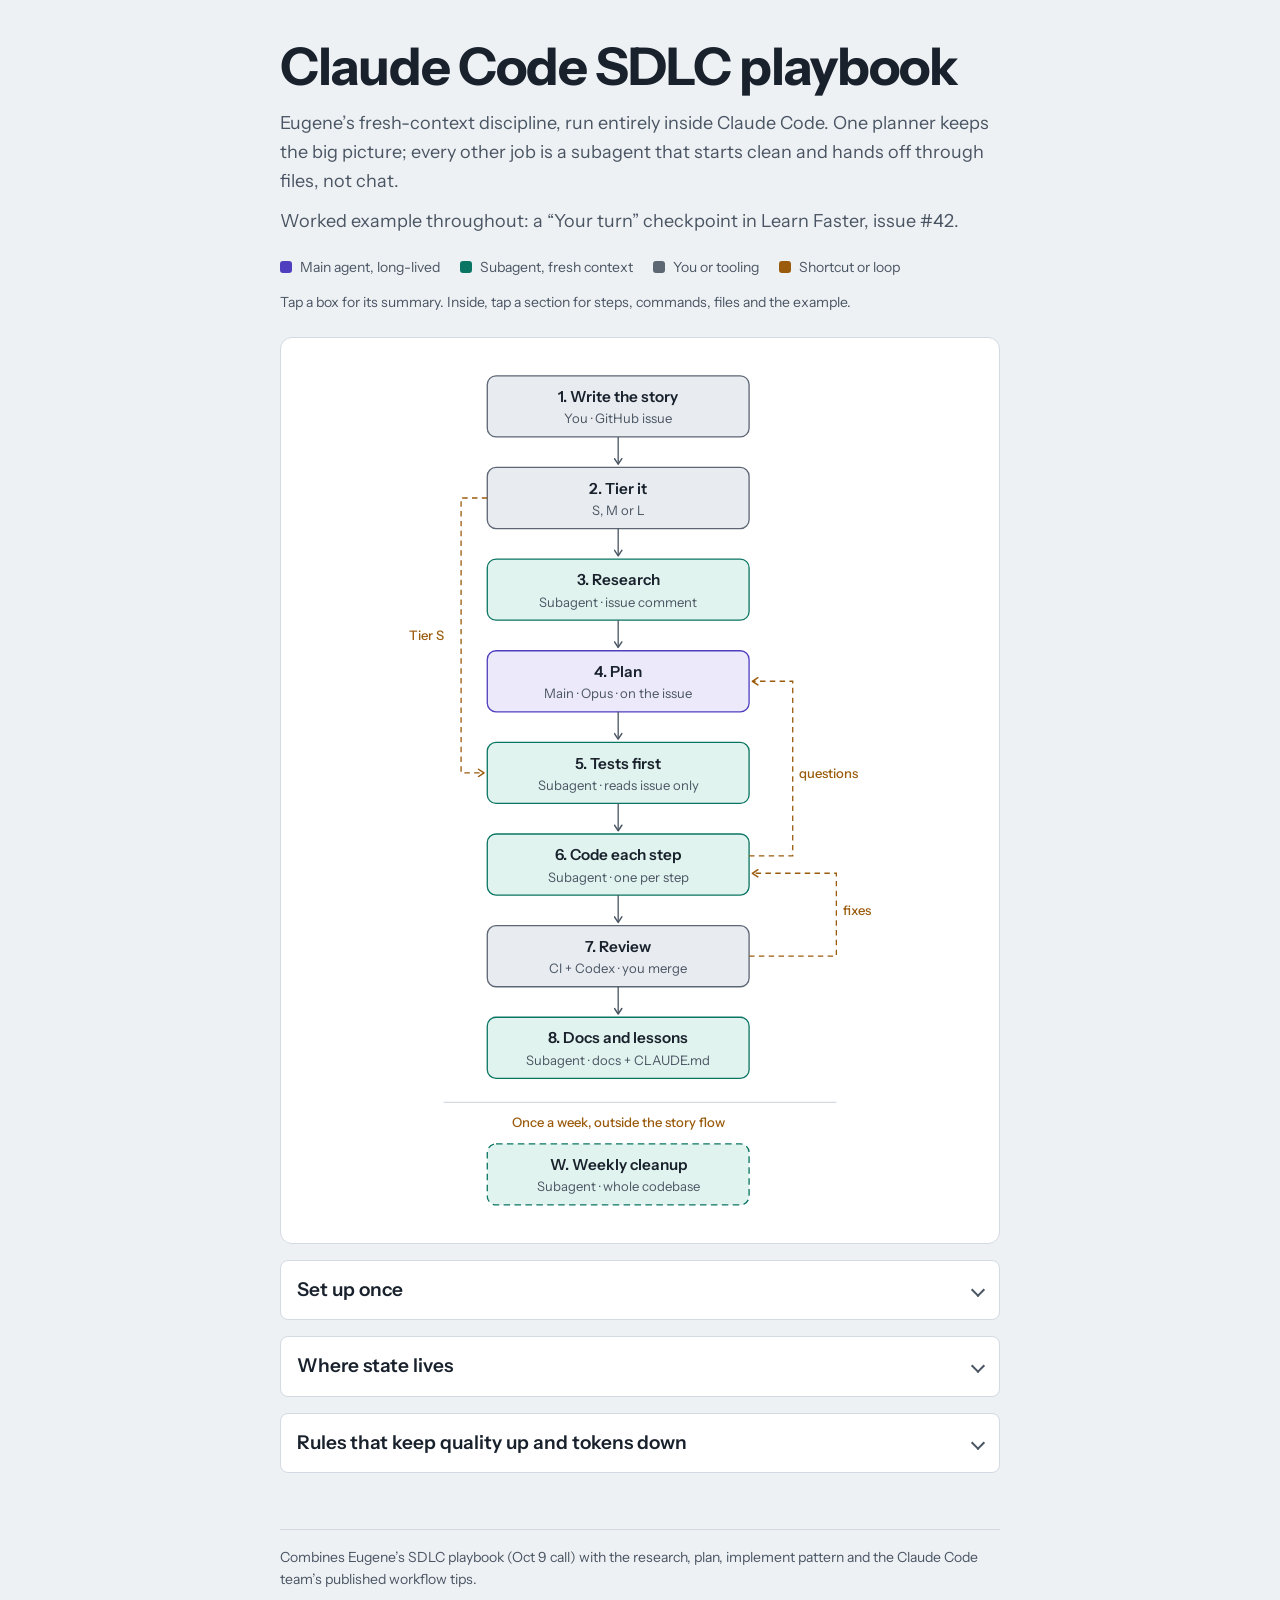
<file: docs/SDLC_PLAYBOOK.html>
<!DOCTYPE html>

<html lang="en">
<head>
<meta charset="utf-8"/>
<meta content="width=device-width, initial-scale=1, viewport-fit=cover" name="viewport"/>
<title>Claude Code SDLC Playbook</title>
<link href="https://fonts.googleapis.com" rel="preconnect"/>
<link crossorigin="" href="https://fonts.gstatic.com" rel="preconnect"/>
<link href="https://fonts.googleapis.com/css2?family=Instrument+Sans:wght@400;500;600;700&amp;family=JetBrains+Mono:wght@400;500&amp;display=swap" rel="stylesheet"/>
<style>
:root{
  --paper:#EEF1F4; --sheet:#FFFFFF; --ink:#18212C; --ink-2:#4A5563; --rule:#D3DAE2;
  --main:#4F3FBF; --main-bg:#ECE9FB; --sub:#0B7563; --sub-bg:#E1F3EE; --you:#5D6673; --you-bg:#E8EBEF;
  --loop:#9A5B0C; --code-bg:#F4F6F8; --ex-bg:#FBF6EC; --ex-rule:#E8D9BC;
  color-scheme:light; box-sizing:border-box;
  padding-top:env(safe-area-inset-top,0px); padding-bottom:env(safe-area-inset-bottom,0px);
}
@media (prefers-color-scheme:dark){
  :root:not([data-theme="light"]){
    --paper:#11161D; --sheet:#18202A; --ink:#E6EBF1; --ink-2:#A3AEBB; --rule:#2C3744;
    --main:#B3A9F5; --main-bg:#2A2550; --sub:#6FD3BD; --sub-bg:#123A33; --you:#B0B9C4; --you-bg:#252E39;
    --loop:#E7B160; --code-bg:#0E131A; --ex-bg:#221D14; --ex-rule:#4A3D22; color-scheme:dark;
  }
}
:root[data-theme="dark"]{
  --paper:#11161D; --sheet:#18202A; --ink:#E6EBF1; --ink-2:#A3AEBB; --rule:#2C3744;
  --main:#B3A9F5; --main-bg:#2A2550; --sub:#6FD3BD; --sub-bg:#123A33; --you:#B0B9C4; --you-bg:#252E39;
  --loop:#E7B160; --code-bg:#0E131A; --ex-bg:#221D14; --ex-rule:#4A3D22; color-scheme:dark;
}
*,*::before,*::after{box-sizing:inherit}
html{scroll-padding-top:env(safe-area-inset-top,0px)}
body{margin:0;background:var(--paper);color:var(--ink);font:400 16px/1.6 "Instrument Sans",system-ui,-apple-system,"Segoe UI",sans-serif;-webkit-text-size-adjust:100%}
.wrap{max-width:760px;margin:0 auto;padding:40px 20px 64px}
h1{font-size:clamp(34px,7vw,52px);line-height:1.02;letter-spacing:-.025em;font-weight:700;margin:0 0 16px}
h2{font-size:22px;letter-spacing:-.01em;margin:56px 0 12px;font-weight:600}
h3{font-size:15px;font-weight:600;margin:18px 0 6px}
p{margin:0 0 12px;max-width:66ch}
.lede{font-size:18px;color:var(--ink-2)}
code,pre{font-family:"JetBrains Mono",ui-monospace,SFMono-Regular,Menlo,monospace;font-size:13px}
:not(pre)>code{background:var(--code-bg);border:1px solid var(--rule);border-radius:4px;padding:1px 5px;font-size:12.5px}
pre{background:var(--code-bg);border:1px solid var(--rule);border-radius:8px;padding:12px 14px;margin:6px 0 12px;overflow-x:auto;line-height:1.55}
.key{display:flex;flex-wrap:wrap;gap:8px 20px;margin:20px 0 0;font-size:14px;color:var(--ink-2)}
.key span{display:inline-flex;align-items:center;gap:8px}
.key i{width:12px;height:12px;border-radius:3px;display:inline-block}
.track{position:relative;margin:36px 0 0;padding-left:34px}
.track::before{content:"";position:absolute;left:11px;top:14px;bottom:14px;width:2px;background:var(--rule)}
.st{position:relative;margin:0 0 12px}
.st::before{content:attr(data-n);position:absolute;left:-34px;top:13px;width:24px;height:24px;border-radius:50%;display:grid;place-items:center;font:600 12px/1 "Instrument Sans",sans-serif;background:var(--paper);border:2px solid var(--c);color:var(--c)}
.st.main{--c:var(--main);--cb:var(--main-bg)} .st.sub{--c:var(--sub);--cb:var(--sub-bg)} .st.you{--c:var(--you);--cb:var(--you-bg)}
details{background:var(--sheet);border:1px solid var(--rule);border-left:4px solid var(--c);border-radius:0 10px 10px 0}
summary{list-style:none;cursor:pointer;padding:12px 16px;display:grid;grid-template-columns:1fr auto;gap:2px 12px;align-items:center}
summary::-webkit-details-marker{display:none}
summary:focus-visible{outline:2px solid var(--c);outline-offset:2px}
.t{font-weight:600;font-size:17px}
.who{grid-column:1;font-size:14px;color:var(--ink-2)}
.chev{grid-row:1/3;grid-column:2;width:10px;height:10px;border-right:2px solid var(--ink-2);border-bottom:2px solid var(--ink-2);transform:rotate(45deg);transition:transform .15s}
details[open] .chev{transform:rotate(-135deg)}
.body{padding:4px 16px 16px;border-top:1px solid var(--rule)}
.purpose{font-size:16px;margin:12px 0 4px}
.io{display:grid;grid-template-columns:auto 1fr;gap:4px 14px;margin:10px 0;font-size:14px}
.io dt{color:var(--ink-2)} .io dd{margin:0}
ol.steps,ul.plain{padding-left:20px;margin:0 0 8px;font-size:15px} ol.steps li,ul.plain li{margin:0 0 6px}
.ex{background:var(--ex-bg);border:1px solid var(--ex-rule);border-radius:8px;padding:12px 14px;margin:14px 0 6px;font-size:15px}
.ex h3{margin-top:0}
.ex pre{background:var(--sheet)}
.ex p:last-child,.ex ul:last-child{margin-bottom:0}
.loop{color:var(--loop);font-size:14px;margin:10px 0 0}
.grid2{display:grid;grid-template-columns:1fr 1fr;gap:10px;margin:12px 0 0}
.box{border-radius:6px;padding:10px 12px;font-size:14px}
.done{background:var(--cb)} .warn{background:var(--code-bg);border:1px solid var(--rule)}
.box b{display:block;font-weight:600;margin-bottom:2px;font-size:13.5px}
@media (max-width:540px){.grid2{grid-template-columns:1fr}}
.skip{font-size:14px;color:var(--loop);margin:-4px 0 12px;padding-left:2px}
table{border-collapse:collapse;width:100%;font-size:15px}
.tbl{overflow-x:auto;border:1px solid var(--rule);border-radius:8px;background:var(--sheet);margin:10px 0}
th,td{text-align:left;padding:10px 12px;border-bottom:1px solid var(--rule);vertical-align:top}
tr:last-child td{border-bottom:0}
th{font-weight:600;font-size:14px;color:var(--ink-2)}
ol.rules{padding-left:22px;margin:0} ol.rules li{margin:0 0 8px;max-width:64ch}
.note{border-left:4px solid var(--loop);background:var(--sheet);padding:10px 14px;margin:20px 0 0;font-size:15px;border-radius:0 8px 8px 0}
footer{margin-top:56px;padding-top:16px;border-top:1px solid var(--rule);font-size:14px;color:var(--ink-2)}
@media (prefers-reduced-motion:reduce){.chev{transition:none}}

.donel{font-size:14px;margin:8px 0 0;max-width:none}
.donel b{font-weight:600}
.stack{display:grid;gap:8px;margin:14px 0 0}
details.sub,details.sec{border:1px solid var(--rule);border-left:1px solid var(--rule);border-radius:8px;background:var(--paper)}
details.sec{background:var(--sheet);margin:16px 0 0}
details.sub>summary,details.sec>summary{display:flex;justify-content:space-between;align-items:center;padding:9px 12px;font-size:15px;font-weight:500}
details.sec>summary{font-size:19px;font-weight:600;padding:14px 16px}
details.sub>summary::after,details.sec>summary::after{content:"";width:8px;height:8px;border-right:2px solid var(--ink-2);border-bottom:2px solid var(--ink-2);transform:rotate(45deg);transition:transform .15s;flex:none;margin-left:12px}
details.sub[open]>summary::after,details.sec[open]>summary::after{transform:rotate(-135deg)}
details.sub>summary:focus-visible,details.sec>summary:focus-visible{outline:2px solid var(--main);outline-offset:2px}
.subbody{padding:2px 12px 12px}
details.sec .subbody{padding:4px 16px 16px}
.subbody .ex{margin:4px 0 0}
.subbody pre:last-child,.subbody ol:last-child,.subbody p:last-child{margin-bottom:0}
.hint{font-size:14px;color:var(--ink-2);margin:12px 0 0}
@media (prefers-reduced-motion:reduce){details.sub>summary::after,details.sec>summary::after{transition:none}}

.chart{background:var(--sheet);border:1px solid var(--rule);border-radius:12px;padding:16px 8px;margin:24px 0 0}
.chart svg{display:block;width:100%;max-width:480px;height:auto;margin:0 auto}
.nd{cursor:pointer;outline:none}
.nd rect{stroke-width:1.2}
.nd.main rect{fill:var(--main-bg);stroke:var(--main)} .nd.sub rect{fill:var(--sub-bg);stroke:var(--sub)} .nd.you rect{fill:var(--you-bg);stroke:var(--you)}
.nd .th{font:600 14px "Instrument Sans",sans-serif;text-anchor:middle;dominant-baseline:central;fill:var(--ink)}
.nd .ts{font:400 12px "Instrument Sans",sans-serif;text-anchor:middle;dominant-baseline:central;fill:var(--ink-2)}
.nd:hover rect,.nd:focus-visible rect{stroke-width:2.4}
.ar{stroke:var(--ink-2);stroke-width:1.2;fill:none}
.lp{stroke:var(--loop);stroke-dasharray:5 4}
.tl{font:500 12px "Instrument Sans",sans-serif;fill:var(--loop);dominant-baseline:central}
.tpl{display:none}
dialog{border:0;padding:0;border-radius:14px;width:min(680px,calc(100vw - 24px));max-height:calc(100dvh - 32px);background:var(--sheet);color:var(--ink);box-shadow:0 10px 40px rgba(0,0,0,.25)}
dialog::backdrop{background:rgba(10,14,20,.5)}
.dlg{display:flex;flex-direction:column;max-height:calc(100dvh - 32px)}
.dh{display:flex;align-items:flex-start;gap:12px;padding:16px 16px 12px;border-bottom:1px solid var(--rule);border-top:5px solid var(--c)}
.dh .num{flex:none;width:28px;height:28px;border-radius:50%;display:grid;place-items:center;font-weight:600;font-size:13px;border:2px solid var(--c);color:var(--c)}
.dh h2{margin:0;font-size:20px}
.dh .dwho{font-size:14px;color:var(--ink-2)}
.dh button{margin-left:auto}
.db{overflow-y:auto;padding:4px 16px 16px;-webkit-overflow-scrolling:touch}
.db .dwho{display:none}
.df{display:flex;justify-content:space-between;gap:8px;padding:10px 16px calc(10px + env(safe-area-inset-bottom,0px));border-top:1px solid var(--rule)}
.btn{font:500 14px "Instrument Sans",sans-serif;background:var(--paper);color:var(--ink);border:1px solid var(--rule);border-radius:8px;padding:8px 12px;cursor:pointer}
.btn:focus-visible{outline:2px solid var(--main);outline-offset:2px}
.btn[disabled]{opacity:.4;cursor:default}
.wk rect{stroke-dasharray:6 4} .sep{stroke:var(--rule);stroke-width:1}</style>
</head>
<body>
<div class="wrap">
<header>
<h1>Claude Code SDLC playbook</h1>
<p class="lede">Eugene’s fresh-context discipline, run entirely inside Claude Code. One planner keeps the big picture; every other job is a subagent that starts clean and hands off through files, not chat.</p>
<p class="lede">Worked example throughout: a “Your turn” checkpoint in Learn Faster, issue #42.</p>
<div class="key">
<span><i style="background:var(--main)"></i>Main agent, long-lived</span>
<span><i style="background:var(--sub)"></i>Subagent, fresh context</span>
<span><i style="background:var(--you)"></i>You or tooling</span>
<span><i style="background:var(--loop)"></i>Shortcut or loop</span>
</div>
<p class="hint">Tap a box for its summary. Inside, tap a section for steps, commands, files and the example.</p>
</header>
<div class="chart"><svg aria-labelledby="fct" role="img" viewbox="0 0 440 800"><title id="fct">Story workflow in 8 stages with a tier S shortcut and two loops, plus a weekly cleanup</title><defs><marker id="ah" markerheight="7" markerwidth="7" orient="auto-start-reverse" refx="8" refy="5" viewbox="0 0 10 10"><path d="M2 1L8 5L2 9" fill="none" stroke="context-stroke" stroke-linecap="round" stroke-linejoin="round" stroke-width="1.6"></path></marker></defs><g aria-label="Open stage 1: Write the story" class="nd you" data-i="0" role="button" tabindex="0"><rect height="56" rx="8" width="240" x="80" y="20"></rect><text class="th" x="200" y="39">1. Write the story</text><text class="ts" x="200" y="59">You · GitHub issue</text></g><line class="ar" marker-end="url(#ah)" x1="200" x2="200" y1="76" y2="101"></line><g aria-label="Open stage 2: Tier it" class="nd you" data-i="1" role="button" tabindex="0"><rect height="56" rx="8" width="240" x="80" y="104"></rect><text class="th" x="200" y="123">2. Tier it</text><text class="ts" x="200" y="143">S, M or L</text></g><line class="ar" marker-end="url(#ah)" x1="200" x2="200" y1="160" y2="185"></line><g aria-label="Open stage 3: Research" class="nd sub" data-i="2" role="button" tabindex="0"><rect height="56" rx="8" width="240" x="80" y="188"></rect><text class="th" x="200" y="207">3. Research</text><text class="ts" x="200" y="227">Subagent · issue comment</text></g><line class="ar" marker-end="url(#ah)" x1="200" x2="200" y1="244" y2="269"></line><g aria-label="Open stage 4: Plan" class="nd main" data-i="3" role="button" tabindex="0"><rect height="56" rx="8" width="240" x="80" y="272"></rect><text class="th" x="200" y="291">4. Plan</text><text class="ts" x="200" y="311">Main · Opus · on the issue</text></g><line class="ar" marker-end="url(#ah)" x1="200" x2="200" y1="328" y2="353"></line><g aria-label="Open stage 5: Tests first" class="nd sub" data-i="4" role="button" tabindex="0"><rect height="56" rx="8" width="240" x="80" y="356"></rect><text class="th" x="200" y="375">5. Tests first</text><text class="ts" x="200" y="395">Subagent · reads issue only</text></g><line class="ar" marker-end="url(#ah)" x1="200" x2="200" y1="412" y2="437"></line><g aria-label="Open stage 6: Code each step" class="nd sub" data-i="5" role="button" tabindex="0"><rect height="56" rx="8" width="240" x="80" y="440"></rect><text class="th" x="200" y="459">6. Code each step</text><text class="ts" x="200" y="479">Subagent · one per step</text></g><line class="ar" marker-end="url(#ah)" x1="200" x2="200" y1="496" y2="521"></line><g aria-label="Open stage 7: Review" class="nd you" data-i="6" role="button" tabindex="0"><rect height="56" rx="8" width="240" x="80" y="524"></rect><text class="th" x="200" y="543">7. Review</text><text class="ts" x="200" y="563">CI + Codex · you merge</text></g><line class="ar" marker-end="url(#ah)" x1="200" x2="200" y1="580" y2="605"></line><g aria-label="Open stage 8: Docs and lessons" class="nd sub" data-i="7" role="button" tabindex="0"><rect height="56" rx="8" width="240" x="80" y="608"></rect><text class="th" x="200" y="627">8. Docs and lessons</text><text class="ts" x="200" y="647">Subagent · docs + CLAUDE.md</text></g><path class="ar lp" d="M80 132.0 L56 132.0 L56 384.0 L77 384.0" marker-end="url(#ah)"></path><text class="tl" x="8" y="258.0">Tier S</text><path class="ar lp" d="M320 460.0 L360 460.0 L360 300.0 L323 300.0" marker-end="url(#ah)"></path><text class="tl" x="366" y="384.0">questions</text><path class="ar lp" d="M320 552.0 L400 552.0 L400 476.0 L323 476.0" marker-end="url(#ah)"></path><text class="tl" x="406" y="510.0">fixes</text><line class="sep" x1="40" x2="400" y1="686" y2="686"></line><text class="tl" text-anchor="middle" x="200" y="704">Once a week, outside the story flow</text><g aria-label="Open weekly cleanup" class="nd sub wk" data-i="8" role="button" tabindex="0"><rect height="56" rx="8" width="240" x="80" y="724"></rect><text class="th" x="200" y="743">W. Weekly cleanup</text><text class="ts" x="200" y="763">Subagent · whole codebase</text></g></svg></div>
<div class="tpl"><div class="stage" data-kind="you" data-n="1" data-t="Write the story"><div class="dwho">You, as a GitHub issue</div><p class="purpose">Turn an idea into one testable user outcome. This is the spec every agent downstream works from.</p><dl class="io"><dt>Who</dt><dd>You. Never delegated.</dd><dt>In</dt><dd>A product idea</dd><dt>Out</dt><dd>Issue with who and state, action, outcome, acceptance criteria</dd></dl><p class="donel"><b>Done when:</b> Someone else could write the tests from it without asking you anything.</p><div class="stack"><details class="sub"><summary>Steps</summary><div class="subbody"><ol class="steps">
<li>Open a story from the template so every issue has the same shape.</li>
<li>Write acceptance criteria as checkable lines. Each one becomes at least one test in stage 5.</li>
<li>Include the failure cases, not just the happy path.</li>
<li>Link it under its epic as a sub-issue.</li>
</ol></div></details><details class="sub"><summary>Commands</summary><div class="subbody"><pre>gh issue create --template story --label story</pre></div></details><details class="sub"><summary>Learn Faster: issue #42</summary><div class="subbody"><div class="ex">
<p><b>Who and state:</b> a learner partway through a lesson plan.</p>
<p><b>Action:</b> after each lesson step, the tutor asks one short “Your turn” question. A grader scores the answer and returns a verdict and the gap.</p>
<p><b>Outcome:</b> a correct answer moves to the next step. A partial or wrong answer gets a re-explanation of the named gap, then the question again.</p>
<ul class="plain">
<li>☐ Correct → next step</li>
<li>☐ Partial or wrong → re-explain the gap, stay on step</li>
<li>☐ Empty answer → can’t continue, clear message</li>
<li>☐ Grader fails → friendly message, never a stack trace, step unchanged</li>
</ul></div></div></details><details class="sub"><summary>Watch out</summary><div class="subbody"><p>Vague outcomes like “better feedback”. Agents fill gaps with guesses.</p></div></details></div></div><div class="stage" data-kind="you" data-n="2" data-t="Tier it"><div class="dwho">You, one label</div><p class="purpose">Decide how much process the story deserves. The full flow costs six fresh sessions, so spend it where a wrong design would hurt.</p><div class="tbl"><table>
<tr><th>Tier</th><th>Looks like</th><th>Run stages</th></tr>
<tr><td>S</td><td>Small fix in one area, no new behaviour</td><td>5, 6, 7</td></tr>
<tr><td>M</td><td>New behaviour inside one module</td><td>All</td></tr>
<tr><td>L</td><td>Cross-cutting, new module, or data model change</td><td>All, and you approve the plan before tests</td></tr>
</table></div><p><b>Pre-launch mode (0 real users):</b> label the lowest tier CI allows. New behaviour a user can notice doesn't make it M on its own, and “when unsure, go up” is off. The L rules still apply.</p><p class="donel"><b>Done when:</b> The issue carries a tier label.</p><div class="stack"><details class="sub"><summary>Commands</summary><div class="subbody"><pre>gh issue edit 42 --add-label tier:M,stage:research
# tier S skips ahead: --add-label tier:S,stage:tests</pre></div></details><details class="sub"><summary>Learn Faster</summary><div class="subbody"><div class="ex">
<ul class="plain">
<li><b>S:</b> the plan-step highlight showing the wrong step.</li>
<li><b>M:</b> #42, the “Your turn” checkpoint. New behaviour, one tutor loop.</li>
<li><b>L:</b> “bring your own source” (web URL, file, pasted text). It touches ingestion, storage and the lesson planner.</li>
</ul></div></div></details><details class="sub"><summary>Watch out</summary><div class="subbody"><p>Under-tiering anything that changes data shape. Bump it to L.</p></div></details></div></div><div class="stage" data-kind="sub" data-n="3" data-t="Research"><div class="dwho">Subagent <code>researcher</code>, Sonnet, read-only</div><p class="purpose">Map the code the story will touch, so the plan is grounded in what exists rather than guesses.</p><dl class="io"><dt>Tools</dt><dd>Read, Grep, Glob, Bash (for <code>gh</code>). No edits.</dd><dt>In</dt><dd>Issue number</dd><dt>Out</dt><dd>A research comment on the issue, under 150 lines</dd></dl><p class="donel"><b>Done when:</b> Every file the change touches is listed, and open questions are explicit.</p><div class="stack"><details class="sub"><summary>Steps</summary><div class="subbody"><ol class="steps">
<li>Run <code>/research 42</code> from the main session. It spawns the subagent with a clean context.</li>
<li>Read the comment yourself. Wrong research means a wrong plan.</li>
<li>Correct anything off by editing the comment, then move on.</li>
</ol></div></details><details class="sub"><summary>Agent and command files</summary><div class="subbody"><pre>.claude/agents/researcher.md
---
name: researcher
description: Maps the code a GitHub issue will touch. Use before planning.
tools: Read, Grep, Glob, Bash
model: sonnet
---
Read the issue body with `gh issue view &lt;n&gt;`. Find the files,
functions and patterns it touches. Write research.md with:
relevant files (path + one line each), helpers to reuse, data
flow, risks, open questions. Post it with
`gh issue comment &lt;n&gt; --body-file research.md`, then run
`gh issue edit &lt;n&gt; --add-label stage:plan --remove-label stage:research`.
Do not propose a design. Do not edit code. Under 150 lines.

.claude/commands/research.md
Use the researcher subagent on issue $ARGUMENTS.</pre></div></details><details class="sub"><summary>Learn Faster: research.md for #42</summary><div class="subbody"><div class="ex">
<ul class="plain">
<li>Where the tutor loop advances to the next lesson step</li>
<li>The existing LLM call helper to reuse, rather than a new one</li>
<li>How the UI renders step state and messages</li>
<li>Risk: grader output may not parse; current errors surface raw</li>
<li>Open question: what happens after repeated misses?</li>
</ul></div></div></details><details class="sub"><summary>Watch out</summary><div class="subbody"><p>Research that drifts into design. That is the planner’s job.</p></div></details></div></div><div class="stage" data-kind="main" data-n="4" data-t="Plan"><div class="dwho">Main session, Opus (opusplan), high effort</div><p class="purpose">Settle the design with you, then break it into small steps a fresh coder can do one at a time.</p><dl class="io"><dt>In</dt><dd>Issue and its research comment</dd><dt>Out</dt><dd>A plan comment on the issue</dd></dl><p class="donel"><b>Done when:</b> Each step is small enough for one fresh session and has its own check.</p><p class="loop">↻ Answers questions the coder returns. Requirement changes re-enter here and update the issue.</p><div class="stack"><details class="sub"><summary>Steps</summary><div class="subbody"><ol class="steps">
<li>Start the main session on Opus and point it at the issue and research.</li>
<li>Debate the design. Push back until the trade-offs are clear.</li>
<li>Have it write numbered steps, each with files, model and a pass check.</li>
<li>Post the plan on the issue. In cloud, that’s the only place it survives the session.</li>
<li>For tier L, approve it before stage 5.</li>
</ol></div></details><details class="sub"><summary>Commands</summary><div class="subbody"><pre>claude --model opusplan
&gt; Read issue 42 and its research comment: gh issue view 42 --comments
&gt; Debate the design with me first. Then write plan.md:
&gt; numbered steps, each with files, model and a check. Don't implement yet.

gh issue comment 42 --body-file plan.md
gh issue edit 42 --add-label stage:tests --remove-label stage:plan</pre></div></details><details class="sub"><summary>Learn Faster: plan for #42</summary><div class="subbody"><div class="ex">
<p><b>Design call:</b> grade with the LLM, since answers are free text, but force structured output so the app never parses prose.</p>
<pre>1. Sonnet  Checkpoint schema: verdict (correct|partial|wrong)
           + gap. Check: schema rejects bad input.
2. Sonnet  Grader call via the existing LLM helper, returns the
           schema; on failure, a safe error. Check: tests 4-5.
3. Sonnet  Gate step advance on verdict. Check: tests 1-3.
4. Sonnet  "Your turn" input and re-explain message in the UI.
           Check: manual run plus replay script.</pre></div></div></details><details class="sub"><summary>Watch out</summary><div class="subbody"><p>Opus drifting into writing code. “Don’t implement yet” is the guard.</p></div></details></div></div><div class="stage" data-kind="sub" data-n="5" data-t="Tests first"><div class="dwho">Subagent <code>tester</code>, Sonnet, edits <code>tests/</code> only</div><p class="purpose">Write tests from the story alone, before any code. They check what was asked for, and the red tests become the coder’s target.</p><dl class="io"><dt>In</dt><dd>Issue body only, never the comments where research and plan live</dd><dt>Out</dt><dd>Committed tests that fail for the right reason</dd></dl><p class="donel"><b>Done when:</b> Every acceptance criterion has a red test.</p><div class="stack"><details class="sub"><summary>Steps</summary><div class="subbody"><ol class="steps">
<li>Run <code>/test 42</code>. The command passes only the number, so the planner can’t leak its assumptions.</li>
<li>One test per acceptance criterion, plus edge cases.</li>
<li>Mock every LLM call. Tests must not hit the API.</li>
<li>Run them and confirm they fail because the feature is missing, not because of a typo.</li>
</ol></div></details><details class="sub"><summary>Agent and command files</summary><div class="subbody"><pre>.claude/agents/tester.md
---
name: tester
description: Writes failing tests from a GitHub issue. Use before implementation.
tools: Read, Grep, Glob, Edit, Write, Bash
model: sonnet
---
Run `gh issue view &lt;n&gt;` without --comments and write tests from
the story body only. Never read issue comments: they hold the
research and plan. Test the public interface. Mock all LLM calls.
Edit only files under tests/. Run pytest and confirm the new
tests fail for the right reason. Commit and push. Return the
test paths and a one-line summary per test.

.claude/commands/test.md
Use the tester subagent on issue $ARGUMENTS. Pass it only the
issue number.</pre><pre>.claude/commands/test.md
Use the tester subagent on issue $ARGUMENTS. Pass it only the
issue number.</pre></div></details><details class="sub"><summary>Learn Faster: tests for #42</summary><div class="subbody"><div class="ex">
<ol class="steps">
<li>Correct verdict → advances to the next step</li>
<li>Partial verdict → re-explains the gap, stays on step</li>
<li>Wrong verdict → same as partial</li>
<li>Empty answer → blocked with a clear message</li>
<li>Grader returns unparseable output → friendly message, step unchanged</li>
</ol>
<pre>git commit -m "test(#42): your-turn checkpoint" &amp;&amp; git push
gh issue edit 42 --add-label stage:code --remove-label stage:tests</pre></div></div></details><details class="sub"><summary>Watch out</summary><div class="subbody"><p>Tests that mirror an imagined implementation. Public interface only.</p></div></details></div></div><div class="stage" data-kind="sub" data-n="6" data-t="Code each step"><div class="dwho">Subagent <code>coder</code>, Sonnet, one per step</div><p class="purpose">Implement one plan step at a time in a clean context, until its tests go green.</p><dl class="io"><dt>In</dt><dd>One step from the plan comment</dd><dt>Out</dt><dd>Green tests and one pushed commit per step</dd></dl><p class="donel"><b>Done when:</b> All tests green, one pushed commit per step.</p><p class="loop">↻ Runs until the tests pass. Product questions stop the run and go back to the planner.</p><div class="stack"><details class="sub"><summary>Steps</summary><div class="subbody"><ol class="steps">
<li>Branch once per story.</li>
<li>Ask the main session to run the coder on one step.</li>
<li>Read whole files as it works, not just the diff.</li>
<li>If it returns a question, decide with the planner, update the plan, then rerun the step.</li>
<li>Commit and push, then the next step in a fresh coder. In cloud, unpushed work dies with the session.</li>
</ol></div></details><details class="sub"><summary>Commands</summary><div class="subbody"><pre>git switch -c feat/42-your-turn
&gt; Use the coder subagent for step 3 of the plan on issue 42
git push -u origin HEAD   # after every step</pre></div></details><details class="sub"><summary>Agent and command files</summary><div class="subbody"><pre>.claude/agents/coder.md
---
name: coder
description: Implements exactly one step of an approved plan.
tools: Read, Grep, Glob, Edit, Write, Bash
model: sonnet
---
Read the plan comment with `gh issue view &lt;n&gt; --comments` and
implement only the step you are given. Do not edit tests/. Run
pytest after changes. If a product or design question comes up,
stop and return the question instead of guessing. Log unrelated
mess with `gh issue create --label tech-debt` and move on. Finish with
one commit, feat(#&lt;n&gt;): &lt;step&gt;, and push it before returning.</pre></div></details><details class="sub"><summary>Learn Faster: a question comes back</summary><div class="subbody"><div class="ex">
<p>During step 3 the coder stops: “What happens after repeated misses? The learner could loop forever.”</p>
<p>You decide with the planner: after two misses, show the model answer and move on. The planner updates the plan and adds a criterion to #42. The tester adds one test. The coder reruns step 3.</p>
<pre>gh issue create --label tech-debt --title "Two LLM helpers with overlapping retries"</pre></div></div></details><details class="sub"><summary>Watch out</summary><div class="subbody"><p>A coder editing tests to make them pass. Its instructions forbid <code>tests/</code>.</p></div></details></div></div><div class="stage" data-kind="you" data-n="7" data-t="Review"><div class="dwho">CI and Codex, then you merge</div><p class="purpose">An independent check from a different model family, plus CI as the floor. A person always merges.</p><p class="donel"><b>Done when:</b> CI green, Codex comments resolved.</p><p class="loop">↻ Requested changes go back to a coder session on the same branch.</p><div class="stack"><details class="sub"><summary>Steps</summary><div class="subbody"><ol class="steps">
<li>Open the PR and link the issue.</li>
<li>CI runs lint and tests. Branch protection blocks merging on red.</li>
<li>Ask Codex to review on the PR.</li>
<li>Paste its requested changes into a fresh coder on the same branch.</li>
<li>Merge after stage 8, so docs ship in the same PR.</li>
</ol></div></details><details class="sub"><summary>Commands</summary><div class="subbody"><pre>git push -u origin HEAD
gh pr create --fill --body "Closes #42"
gh issue edit 42 --add-label stage:review --remove-label stage:code
# comment on the PR
@codex review
# after docs land; merging closes #42
gh pr merge --squash</pre></div></details><details class="sub"><summary>Learn Faster</summary><div class="subbody"><div class="ex">
<p>Codex flags the hardcoded “two misses” limit and asks for it in config. A coder session moves it; CI goes green again.</p></div></div></details><details class="sub"><summary>Watch out</summary><div class="subbody"><p>Claude reviewing its own PR. Same blind spots as the author.</p></div></details></div></div><div class="stage" data-kind="sub" data-n="8" data-t="Docs and lessons"><div class="dwho">Subagent <code>docs</code>, plus one line from the planner</div><p class="purpose">Keep the docs true to the merged code, and teach the next story what this one learned.</p><dl class="io"><dt>In</dt><dd>Branch diff</dd><dt>Out</dt><dd>Updated <code>docs/*.md</code> in the same PR, and at most one CLAUDE.md line</dd></dl><p class="donel"><b>Done when:</b> Docs match the code, and the PR merges.</p><div class="stack"><details class="sub"><summary>Steps</summary><div class="subbody"><ol class="steps">
<li>Run the docs subagent on the diff.</li>
<li>Ask the planner: “Which mistake from this story is worth never repeating?”</li>
<li>Add it to CLAUDE.md only if it’s a convention, never a feature detail.</li>
</ol></div></details><details class="sub"><summary>Commands</summary><div class="subbody"><pre>&gt; Use the docs subagent: update docs/ from git diff main...HEAD.</pre></div></details><details class="sub"><summary>Agent and command files</summary><div class="subbody"><pre>.claude/agents/docs.md
---
name: docs
description: Updates docs/ to match a branch diff.
tools: Read, Grep, Glob, Edit, Write, Bash
model: sonnet
---
Read `git diff main...HEAD` and the affected docs/*.md. Update
them to describe the merged behaviour, not the coding journey.
Short, plain words. Do not touch code.</pre></div></details><details class="sub"><summary>Learn Faster</summary><div class="subbody"><div class="ex">
<p><code>docs/tutor-loop.md</code> gains the checkpoint flow and the grader schema.</p>
<p>New CLAUDE.md line: “Mock all LLM calls in tests. pytest never hits the API.”</p></div></div></details><details class="sub"><summary>Watch out</summary><div class="subbody"><p>CLAUDE.md growing past 200 lines. Every subagent pays for it.</p></div></details></div></div><div class="stage" data-kind="sub" data-n="W" data-t="Weekly cleanup"><div class="dwho">Subagent <code>cleanup</code>, Sonnet, once a week</div>
<p class="purpose">Fight bloat across the whole codebase once a week instead of polishing every PR. Agents add code faster than anyone removes it; this is where it gets removed.</p>
<dl class="io"><dt>In</dt><dd>Whole repo, plus the week’s open <code>tech-debt</code> issues logged by coders</dd><dt>Out</dt><dd>One cleanup PR, a triaged tech-debt backlog, a pruned CLAUDE.md</dd></dl>
<p class="donel"><b>Done when:</b> one green PR that shrinks the codebase, and every tech-debt issue is fixed, turned into a story, or closed.</p>
<div class="stack">
<details class="sub"><summary>Steps</summary><div class="subbody"><ol class="steps">
<li>Branch once for the week.</li>
<li>Run the free deterministic tools across the repo.</li>
<li>Cleanup subagent works through the findings and open tech-debt issues, one commit per theme, tests after each.</li>
<li>Triage what’s left: fix now, make it a story, or close it.</li>
<li>Prune CLAUDE.md: drop lines that no longer earn their place, keep it under 200.</li>
<li>Docs subagent checks <code>docs/</code> against the code for drift.</li>
<li>Same review as any PR: CI, Codex, you merge.</li>
</ol></div></details>
<details class="sub"><summary>Commands</summary><div class="subbody"><pre>git switch -c cleanup/$(date +%G-w%V)
ruff check . --select F401,F841,ERA001 --fix
vulture src/ --min-confidence 80
npx jscpd src/
gh issue list --label tech-debt --state open
&gt; Use the cleanup subagent on the findings and open tech-debt issues.
pytest
gh pr create --fill --label cleanup</pre></div></details>
<details class="sub"><summary>Agent and command files</summary><div class="subbody"><pre>.claude/agents/cleanup.md
---
name: cleanup
description: Weekly whole-codebase cleanup. Removes bloat without changing behaviour.
tools: Read, Grep, Glob, Edit, Bash
model: sonnet
---
Inputs: tool findings and open issues labelled `tech-debt`. Delete
dead code, merge duplicate helpers into the existing one, remove
needless try/except and wrappers, simplify oversized functions.
Behaviour must not change: run pytest after each change and
revert anything that turns a test red. One commit per theme:
cleanup: &lt;theme&gt;. Close fixed tech-debt issues with "Fixed in &lt;sha&gt;".
Comment on anything risky instead of changing it.</pre></div></details>
<details class="sub"><summary>Learn Faster</summary><div class="subbody"><div class="ex"><ul class="plain">
<li>Merges the two LLM helpers with overlapping retries, the tech-debt issue logged during #42.</li>
<li>Deletes a prompt template no lesson uses any more.</li>
<li>jscpd finds the same step-state formatting in two UI handlers; folded into one.</li>
<li>CLAUDE.md drops a line about an old file layout.</li>
</ul></div></div></details>
<details class="sub"><summary>Watch out</summary><div class="subbody"><p>A weekly PR too big to review. Past about 400 changed lines, split it by theme. Anything that changes behaviour is a story, not cleanup.</p></div></details>
</div></div></div>
<dialog aria-labelledby="dtitle" id="dlg"><div class="dlg">
<div class="dh" id="dh"><span class="num" id="dnum"></span><div><h2 id="dtitle"></h2><div class="dwho" id="dwho"></div></div><button aria-label="Close" class="btn" id="dclose">Close</button></div>
<div class="db" id="db"></div>
<div class="df"><button class="btn" id="dprev">Previous</button><button class="btn" id="dnext">Next</button></div>
</div></dialog>
<details class="sec"><summary>Set up once</summary><div class="subbody">
<pre>CLAUDE.md               # conventions only, under 200 lines
tests/CLAUDE.md         # loads only when tests are touched
docs/architecture.md    # bootstrap: "analyze the repo, create docs/"
.claude/agents/         researcher, tester, coder, cleanup, docs
.claude/commands/       research.md, test.md
.github/ISSUE_TEMPLATE/story.yml
.github/workflows/ci.yml  # ruff + pytest, required to merge
</pre>
<pre>.claude/commands/research.md
Use the researcher subagent on issue $ARGUMENTS.</pre>
<div class="note">For Learn Faster: recover the unpushed live code and push it before the first research run. Otherwise the researcher maps stale code. Don’t run <code>fly deploy</code> until that’s done.</div>
<pre># labels, once
for l in research plan tests code review; do gh label create "stage:$l"; done
gh label create tech-debt; gh label create cleanup</pre>
<h3>Cloud environment (claude.ai/code)</h3>
<pre># Setup script
pip install -r requirements.txt
pip install playwright &amp;&amp; playwright install --with-deps chromium

# Environment variables (not exports in the script)
ANTHROPIC_API_KEY=...   # separate, spend-capped key

# Network access: allow your LLM provider and package registries</pre></div></details><details class="sec"><summary>Where state lives</summary><div class="subbody">
<p>Every cloud session starts from a fresh clone. Anything not in GitHub is gone when it ends, so GitHub is the state store. Any session, cloud or local, can pick up a story by reading its issue.</p>
<div class="tbl"><table>
<tr><th>State</th><th>Lives in</th></tr>
<tr><td>Spec</td><td>Issue body</td></tr>
<tr><td>Research</td><td>Issue comment</td></tr>
<tr><td>Plan</td><td>Issue comment</td></tr>
<tr><td>Current stage</td><td>Issue label <code>stage:*</code></td></tr>
<tr><td>Tests and code</td><td>Branch commits, pushed after every step</td></tr>
<tr><td>Review</td><td>PR comments</td></tr>
<tr><td>Tech debt</td><td>Issues labelled <code>tech-debt</code></td></tr>
<tr><td>Lessons</td><td>CLAUDE.md, committed</td></tr>
</table></div>
<p>Inside one session, subagents share the VM’s files, so scratch files are fine. Push anything the next session needs before this one ends. The tester reads only the issue body, so research and plan in the comments never reach it.</p>
</div></details><details class="sec"><summary>Rules that keep quality up and tokens down</summary><div class="subbody">
<ol class="rules">
<li>State lives in GitHub: the issue, its labels, the branch and the PR. Push before any session ends.</li><li>Bloat is handled weekly, not per PR. Coders log mess as <code>tech-debt</code> issues; the weekly cleanup consumes them.</li>
<li>Opus plans at high effort; <code>/model opusplan</code> automates the switch. Sonnet researches, tests and builds, at high or max effort. A tight plan is what lets Sonnet match Opus. Escalate to Opus for subtle bugs or multi-file refactors.</li>
<li>Stay under about 60% of the context window. If a phase needs more, split it.</li>
<li>CLAUDE.md answers “how do we work here?”, never “what are we building now?”. Every subagent loads it, so feature details there leak bias and multiply cost.</li>
<li>The tester gets the issue number, never a summary from the planner.</li>
<li>Later: label an issue <code>ready</code> and the Claude Code GitHub Action runs the same agents with no relay.</li>
</ol>
</div></details>
<footer>Combines Eugene’s SDLC playbook (Oct 9 call) with the research, plan, implement pattern and the Claude Code team’s published workflow tips.</footer>
</div>
<script>
(function(){
const st=[...document.querySelectorAll('.tpl .stage')];
const dlg=document.getElementById('dlg'),db=document.getElementById('db'),dh=document.getElementById('dh');
const colors={main:'var(--main)',sub:'var(--sub)',you:'var(--you)'};
let cur=0;
function show(i){
  cur=i;const s=st[i];
  dh.style.setProperty('--c',colors[s.dataset.kind]);
  document.getElementById('dnum').textContent=s.dataset.n;
  document.getElementById('dtitle').textContent=s.dataset.t;
  document.getElementById('dwho').innerHTML=s.querySelector('.dwho').innerHTML;
  db.innerHTML=s.innerHTML;db.scrollTop=0;
  const p=document.getElementById('dprev'),n=document.getElementById('dnext');
  p.disabled=i===0;n.disabled=i===st.length-1;
  p.textContent=i>0?'← '+st[i-1].dataset.t:'Previous';
  n.textContent=i<st.length-1?st[i+1].dataset.t+' →':'Next';
  if(!dlg.open)dlg.showModal();
}
document.querySelectorAll('.nd').forEach(g=>{
  const go=()=>show(+g.dataset.i);
  g.addEventListener('click',go);
  g.addEventListener('keydown',e=>{if(e.key==='Enter'||e.key===' '){e.preventDefault();go();}});
});
document.getElementById('dclose').onclick=()=>dlg.close();
document.getElementById('dprev').onclick=()=>cur>0&&show(cur-1);
document.getElementById('dnext').onclick=()=>cur<st.length-1&&show(cur+1);
dlg.addEventListener('click',e=>{if(e.target===dlg)dlg.close();});
})();
</script>
</body>
</html>
</file>
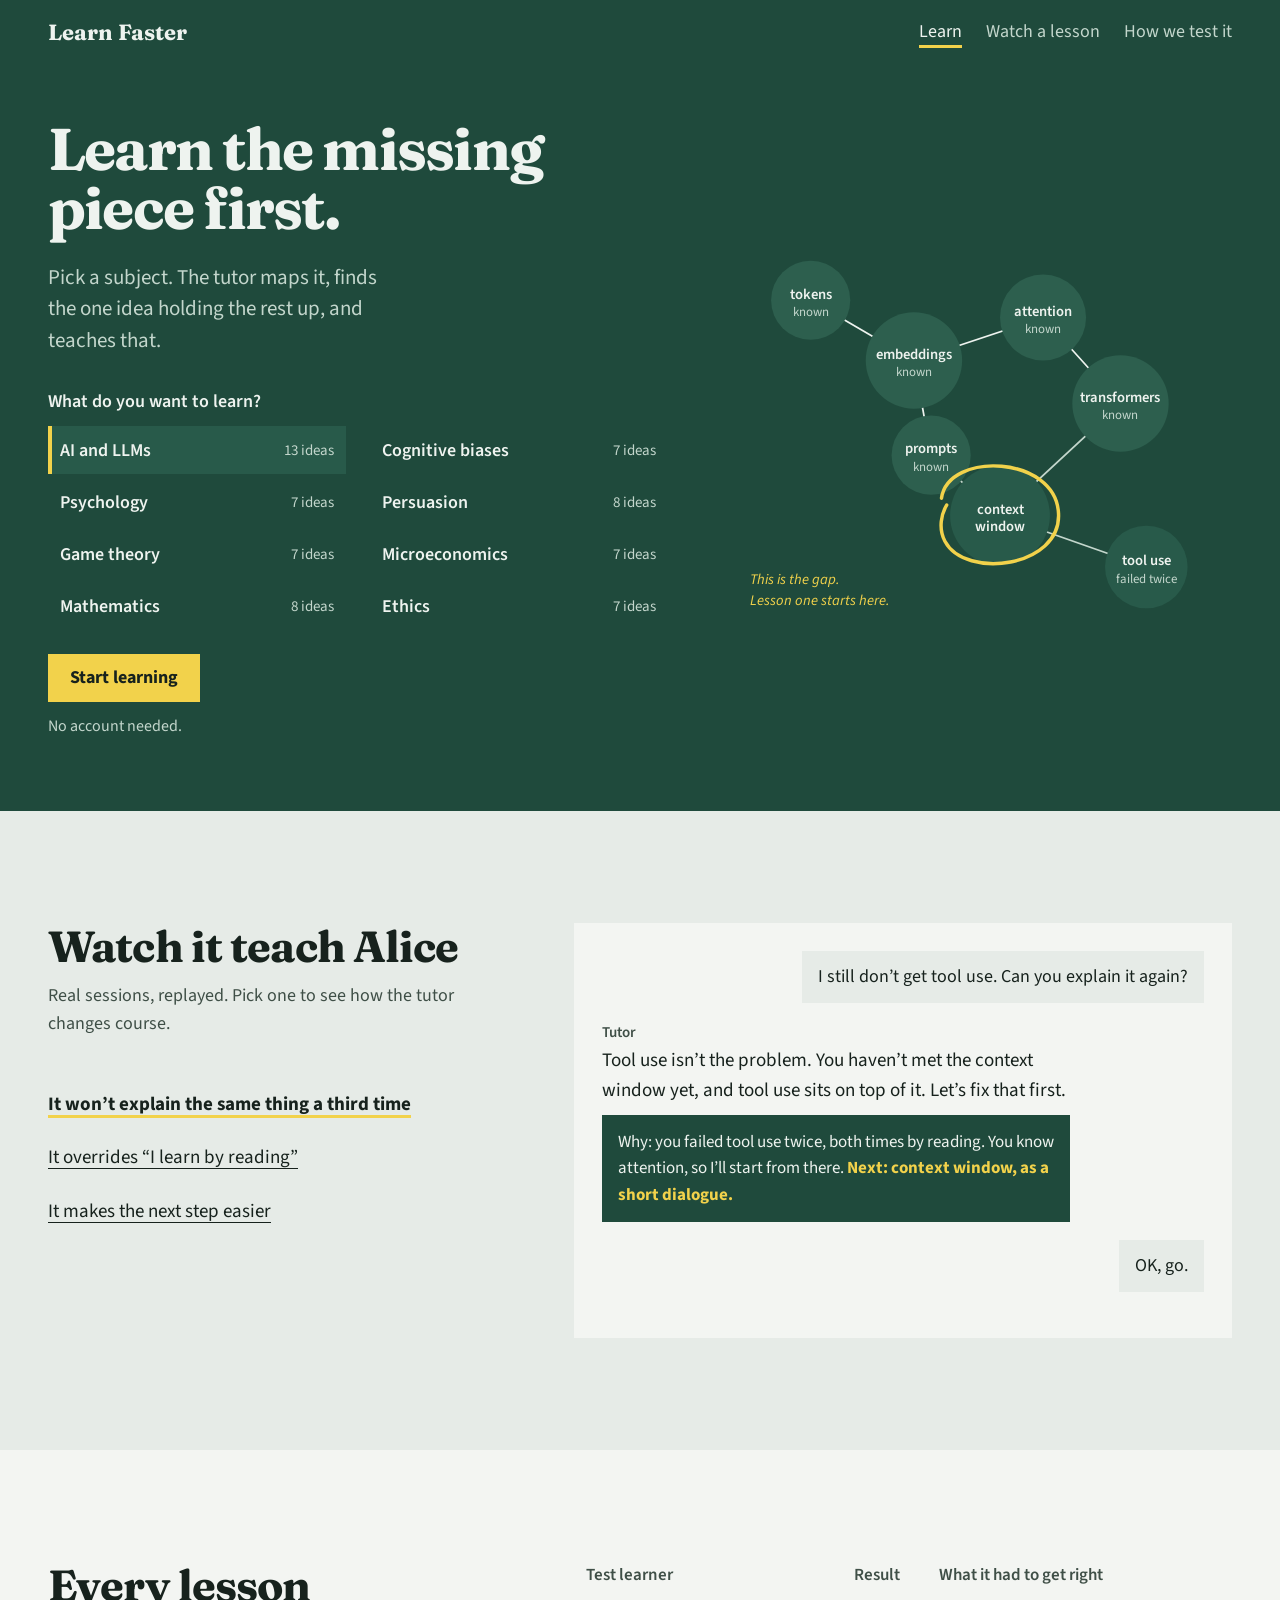
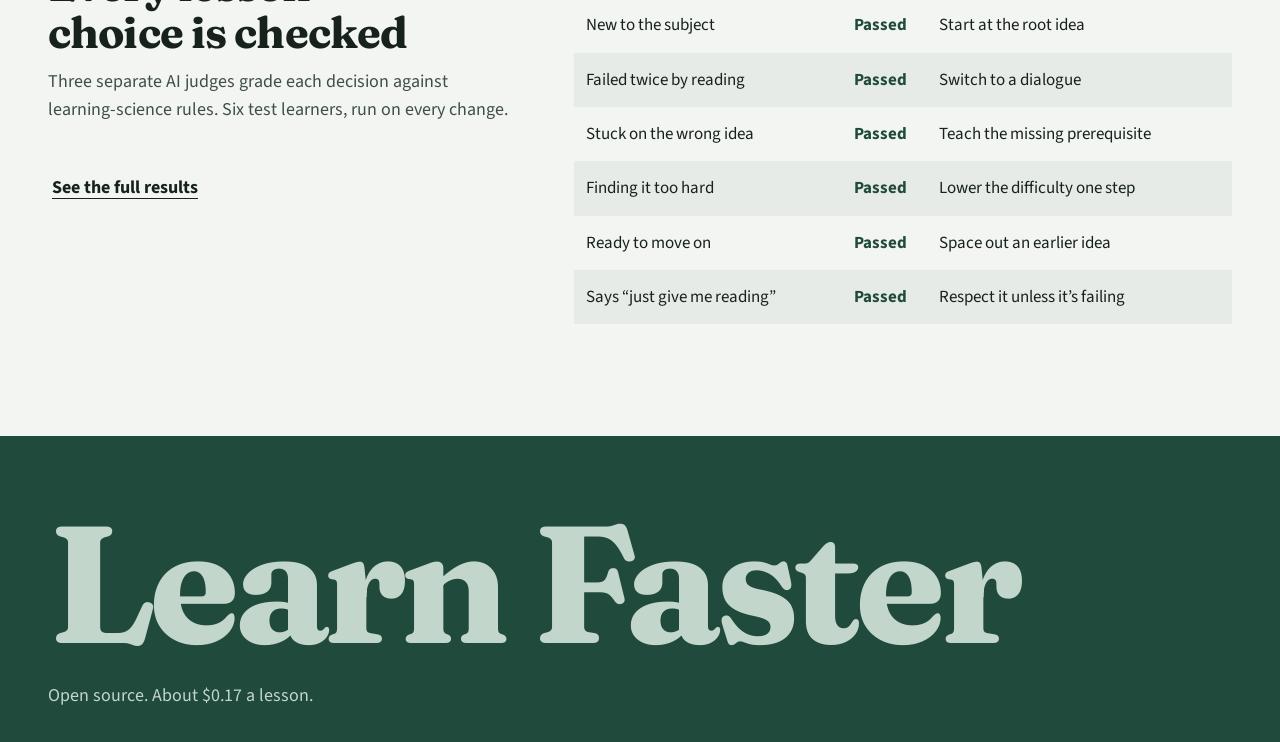
<file: docs/issues/73/mock/home.html>
<!doctype html>
<html lang="en">
<head>
<meta charset="utf-8">
<meta name="viewport" content="width=device-width, initial-scale=1">
<title>Learn Faster</title>
<link rel="preload" href="../../../visual/fonts/fraunces-latin-700-normal.woff2" as="font" type="font/woff2" crossorigin>
<meta name="theme-color" content="#1f4a3c">
<link rel="stylesheet" href="base.css">
<style>
/* HERO: the board is the page. One bold thing: the map with the gap circled. */
.hero{background:var(--board);color:var(--chalk-ink);padding:56px 0 72px}
.hero .wrap{display:grid;grid-template-columns:minmax(0,6fr) minmax(0,5fr);gap:48px;align-items:center}
.hero h1{font:700 clamp(36px,4.6vw,64px)/1.0 var(--serif);letter-spacing:-.03em;margin:0 0 24px}
.hero .lede{font-size:21px;line-height:1.5;color:var(--chalk-ink-2);max-width:36ch;margin:0 0 32px}
.pick-subject{border:0;margin:0;padding:0}
.pick-subject legend{font-weight:600;margin-bottom:10px;padding:0}
.pick-subject ul{list-style:none;margin:0 0 24px;padding:0;display:grid;grid-template-columns:minmax(0,1fr) minmax(0,1fr);gap:4px 24px}
.pick-subject button{width:100%;display:flex;justify-content:space-between;align-items:center;gap:12px;min-height:48px;padding:0 12px;
  background:transparent;color:var(--chalk-ink);border:0;font:600 18px var(--sans);text-align:left;cursor:pointer}
.pick-subject button span{font-weight:400;font-size:15px;color:var(--chalk-ink-2)}
.pick-subject button:hover{background:var(--board-2)}
.pick-subject button[aria-pressed="true"]{background:var(--board-2);box-shadow:inset 4px 0 0 var(--chalk)}
.hero .hint{margin:12px 0 0;color:var(--chalk-ink-2);font-size:16px}
.map{width:100%;height:auto;display:block}
.map.small{display:none}
.map .edge{stroke:var(--chalk-ink-2);stroke-width:2;fill:none;stroke-linecap:round}
.map .edge.ok{stroke:var(--chalk-ink)}
.map .node{fill:var(--board-2)}
.map .node.ok{fill:#2d5f4e}
.map text{font:600 17px var(--sans);fill:var(--chalk-ink);text-anchor:middle}
.map .tick{fill:var(--chalk-ink-2);font-weight:400;font-size:15px}
.map .gap{fill:none;stroke:var(--chalk);stroke-width:4;stroke-linecap:round}
.map .gaplabel{fill:var(--chalk);font:700 18px var(--sans)}
.map .note{fill:var(--chalk);font:400 italic 17px var(--sans);text-anchor:start}
@media (prefers-reduced-motion:no-preference){
  .map .gap{stroke-dasharray:100;stroke-dashoffset:100;animation:draw 1.1s .5s ease-out both}
  @keyframes draw{to{stroke-dashoffset:0}}
}

section.s{padding:112px 0}
section.s h2{font:700 clamp(30px,3.4vw,44px)/1.08 var(--serif);letter-spacing:-.02em;margin:0 0 12px}
section.s .sub{color:var(--ink-2);margin:0 0 40px;max-width:60ch}

/* replay: a real interface fragment on a tone-step field */
.replay{background:var(--paper-2)}
.replay .wrap{display:grid;grid-template-columns:minmax(0,5fr) minmax(0,7fr);gap:56px;align-items:start}
.replay .pick{list-style:none;padding:0;margin:24px 0 0}
.replay .pick a{display:block;padding:12px 0;font-size:19px;text-underline-offset:5px}
.replay .pick a[aria-current]{font-weight:700;text-decoration-color:var(--chalk);text-decoration-thickness:3px}
.chat{background:var(--paper);padding:28px}
.msg{max-width:52ch;margin:0 0 18px}
.msg b{display:block;font-size:15px;color:var(--ink-2);font-weight:600;margin-bottom:2px}
.msg.tutor p{margin:0;font-size:19px}
.msg.tutor .why{background:var(--board);color:var(--chalk-ink);padding:14px 16px;margin-top:10px;font-size:17px}
.msg.tutor .why mark{background:none;color:var(--chalk);font-weight:700}
.msg.you{margin-left:auto;background:var(--paper-2);padding:12px 16px;width:fit-content}
.msg.you p{margin:0}

/* proof */
.proof .wrap{display:grid;grid-template-columns:minmax(0,5fr) minmax(0,7fr);gap:56px}
.proof table{width:100%;border-collapse:collapse;font-size:17px}
.proof th{text-align:left;font-weight:600;color:var(--ink-2);padding:0 12px 10px 0}
.proof td{padding:14px 12px 14px 0;vertical-align:top}
.proof tr:nth-child(even) td{background:var(--paper-2)}
.proof td:first-child,.proof th:first-child{padding-left:12px}
.proof .pass{font-weight:700;color:var(--board)}

footer{background:var(--board);color:var(--chalk-ink);padding:72px 0 32px}
footer .name{font:700 clamp(56px,13vw,184px)/.9 var(--serif);letter-spacing:-.04em;margin:0}
footer p{color:var(--chalk-ink-2);margin:24px 0 0}

@media (max-width:860px){
  .hero{padding:32px 0 48px}
  .hero .wrap,.replay .wrap,.proof .wrap{grid-template-columns:1fr;gap:32px}
  .hero .lede{font-size:19px}
  section.s{padding:72px 0}
  .chat{padding:18px}
  .proof td:nth-child(3),.proof th:nth-child(3){display:none}
  .map.full{display:none}
  .pick-subject ul{gap:4px 8px}
  .pick-subject button{font-size:17px;padding:0 10px}
  .pick-subject button span{display:none}
  .map.small{display:block}
}
</style>
</head>
<body>
<a class="skip" href="#main">Skip to content</a>
<header class="bar"><div class="wrap">
  <a class="mark" href="#">Learn Faster</a>
  <nav aria-label="Main"><a href="#" aria-current="page">Learn</a><a href="#replay">Watch a lesson</a><a href="#proof">How we test it</a></nav>
</div></header>

<main id="main">
<section class="hero" aria-labelledby="h1"><div class="wrap">
  <div>
    <h1 id="h1">Learn the missing piece first.</h1>
    <p class="lede">Pick a subject. The tutor maps it, finds the one idea holding the rest up, and teaches that.</p>
    <form onsubmit="return false">
      <fieldset class="pick-subject">
        <legend>What do you want to learn?</legend>
        <ul>
          <li><button type="button" aria-pressed="true">AI and LLMs <span>13 ideas</span></button></li>
          <li><button type="button" aria-pressed="false">Cognitive biases <span>7 ideas</span></button></li>
          <li><button type="button" aria-pressed="false">Psychology <span>7 ideas</span></button></li>
          <li><button type="button" aria-pressed="false">Persuasion <span>8 ideas</span></button></li>
          <li><button type="button" aria-pressed="false">Game theory <span>7 ideas</span></button></li>
          <li><button type="button" aria-pressed="false">Microeconomics <span>7 ideas</span></button></li>
          <li><button type="button" aria-pressed="false">Mathematics <span>8 ideas</span></button></li>
          <li><button type="button" aria-pressed="false">Ethics <span>7 ideas</span></button></li>
        </ul>
      </fieldset>
      <button class="btn" type="submit">Start learning</button>
      <p class="hint">No account needed.</p>
    </form>
  </div>

  <svg class="map full" viewBox="0 0 600 440" role="img" aria-labelledby="map-t">
    <title id="map-t">A map of AI ideas. Tokens, embeddings, attention and transformers are known. Context window is circled as the gap that blocks tool use.</title>
    <path class="edge ok" d="M110 70 L230 140"/><path class="edge ok" d="M230 140 L380 90"/>
    <path class="edge ok" d="M230 140 L250 250"/><path class="edge ok" d="M380 90 L470 190"/>
    <path class="edge" d="M250 250 L330 320"/><path class="edge" d="M470 190 L330 320"/>
    <path class="edge" d="M330 320 L500 380"/>
    <g><circle class="node ok" cx="110" cy="70" r="46"/><text x="110" y="68">tokens</text><text class="tick" x="110" y="88">known</text></g>
    <g><circle class="node ok" cx="230" cy="140" r="56"/><text x="230" y="138">embeddings</text><text class="tick" x="230" y="158">known</text></g>
    <g><circle class="node ok" cx="380" cy="90" r="50"/><text x="380" y="88">attention</text><text class="tick" x="380" y="108">known</text></g>
    <g><circle class="node ok" cx="470" cy="190" r="56"/><text x="470" y="188">transformers</text><text class="tick" x="470" y="208">known</text></g>
    <g><circle class="node ok" cx="250" cy="250" r="46"/><text x="250" y="248">prompts</text><text class="tick" x="250" y="268">known</text></g>
    <g><circle class="node" cx="330" cy="320" r="58"/><text x="330" y="318">context</text><text x="330" y="338">window</text></g>
    <path class="gap" pathLength="100" d="M262 300 C270 245 395 250 398 318 C401 380 290 395 266 350 C258 335 262 318 268 308"/>
    <g><circle class="node" cx="500" cy="380" r="48"/><text x="500" y="378">tool use</text><text class="tick" x="500" y="398">failed twice</text></g>
    <text class="note" x="40" y="400">This is the gap.</text>
    <text class="note" x="40" y="424">Lesson one starts here.</text>
  </svg>
  <svg class="map small" viewBox="0 0 360 250" role="img" aria-label="Attention is known. Context window is circled as the gap that blocks tool use.">
    <path class="edge ok" d="M70 70 L180 130"/><path class="edge" d="M180 130 L290 70"/>
    <g><circle class="node ok" cx="70" cy="70" r="52"/><text x="70" y="68">attention</text><text class="tick" x="70" y="88">known</text></g>
    <g><circle class="node" cx="180" cy="130" r="56"/><text x="180" y="128">context</text><text x="180" y="148">window</text></g>
    <path class="gap" pathLength="100" d="M116 120 C122 65 240 68 243 128 C246 190 140 200 120 158"/>
    <g><circle class="node" cx="290" cy="70" r="52"/><text x="290" y="68">tool use</text><text class="tick" x="290" y="88">failed twice</text></g>
    <text class="note" x="20" y="232">This is the gap. Lesson one starts here.</text>
  </svg>
</div></section>

<section class="s replay" id="replay" aria-labelledby="rp"><div class="wrap">
  <div>
    <h2 id="rp">Watch it teach Alice</h2>
    <p class="sub">Real sessions, replayed. Pick one to see how the tutor changes course.</p>
    <ul class="pick">
      <li><a href="#" aria-current="true">It won’t explain the same thing a third time</a></li>
      <li><a href="#">It overrides “I learn by reading”</a></li>
      <li><a href="#">It makes the next step easier</a></li>
    </ul>
  </div>
  <div class="chat" data-ui>
    <div class="msg you"><p>I still don’t get tool use. Can you explain it again?</p></div>
    <div class="msg tutor"><b>Tutor</b>
      <p>Tool use isn’t the problem. You haven’t met the context window yet, and tool use sits on top of it. Let’s fix that first.</p>
      <div class="why">Why: you failed tool use twice, both times by reading. You know attention, so I’ll start from there. <mark>Next: context window, as a short dialogue.</mark></div>
    </div>
    <div class="msg you"><p>OK, go.</p></div>
  </div>
</div></section>

<section class="s proof" id="proof" aria-labelledby="pf"><div class="wrap">
  <div>
    <h2 id="pf">Every lesson choice is checked</h2>
    <p class="sub">Three separate AI judges grade each decision against learning-science rules. Six test learners, run on every change.</p>
    <a class="btn quiet" href="#">See the full results</a>
  </div>
  <table>
    <thead><tr><th>Test learner</th><th>Result</th><th>What it had to get right</th></tr></thead>
    <tbody>
      <tr><td>New to the subject</td><td class="pass">Passed</td><td>Start at the root idea</td></tr>
      <tr><td>Failed twice by reading</td><td class="pass">Passed</td><td>Switch to a dialogue</td></tr>
      <tr><td>Stuck on the wrong idea</td><td class="pass">Passed</td><td>Teach the missing prerequisite</td></tr>
      <tr><td>Finding it too hard</td><td class="pass">Passed</td><td>Lower the difficulty one step</td></tr>
      <tr><td>Ready to move on</td><td class="pass">Passed</td><td>Space out an earlier idea</td></tr>
      <tr><td>Says “just give me reading”</td><td class="pass">Passed</td><td>Respect it unless it’s failing</td></tr>
    </tbody>
  </table>
</div></section>
</main>

<footer><div class="wrap">
  <p class="name">Learn Faster</p>
  <p>Open source. About $0.17 a lesson.</p>
</div></footer>
</body>
</html>
</file>
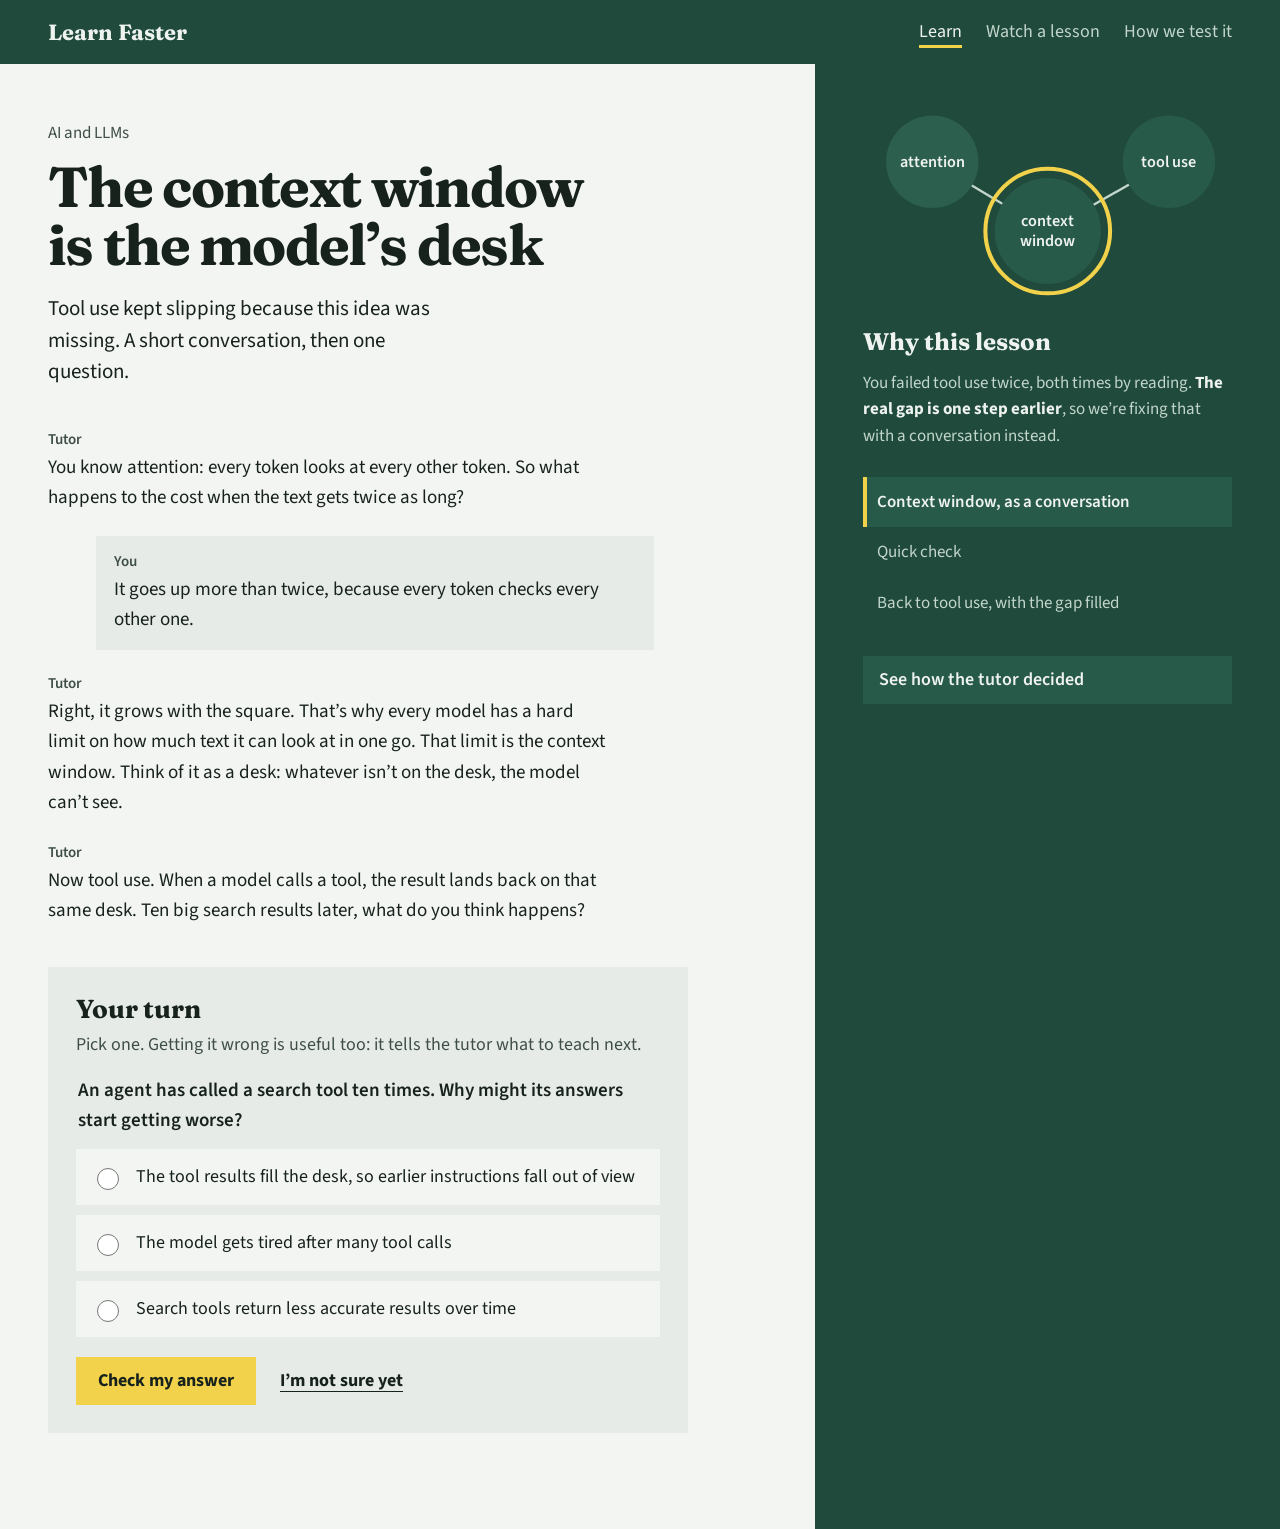
<file: docs/issues/73/mock/lesson.html>
<!doctype html>
<html lang="en">
<head>
<meta charset="utf-8">
<meta name="viewport" content="width=device-width, initial-scale=1">
<title>Context window · Learn Faster</title>
<link rel="preload" href="../../../visual/fonts/fraunces-latin-700-normal.woff2" as="font" type="font/woff2" crossorigin>
<meta name="theme-color" content="#1f4a3c">
<link rel="stylesheet" href="base.css">
<style>
/* Lesson on paper (left), the board beside it (right). Board = where you are + why. */
.layout{display:grid;grid-template-columns:minmax(0,7fr) minmax(0,4fr);min-height:calc(100vh - 64px)}
.lesson{padding:56px var(--gutter) 96px;max-width:780px}
.lesson .where{color:var(--ink-2);margin:0 0 12px;font-size:17px}
.lesson h1{font:700 clamp(36px,4.4vw,60px)/1.02 var(--serif);letter-spacing:-.03em;margin:0 0 20px;max-width:14ch}
.lesson .intro{font-size:21px;line-height:1.5;margin:0 0 40px;max-width:40ch}

.turn{margin:0 0 22px;max-width:62ch}
.turn b{display:block;font-size:15px;color:var(--ink-2);font-weight:600;margin-bottom:2px}
.turn p{margin:0;font-size:19px;line-height:1.6}
.turn.you{background:var(--paper-2);padding:14px 18px;margin-left:48px}

.check{background:var(--paper-2);padding:28px;margin-top:40px;max-width:640px}
.check h2{font:700 26px/1.15 var(--serif);margin:0 0 6px}
.check p{margin:0 0 18px;color:var(--ink-2)}
.check fieldset{border:0;margin:0;padding:0;display:grid;gap:10px}
.check legend{font-size:19px;font-weight:600;margin-bottom:14px;color:var(--ink)}
.opt{display:flex;gap:14px;align-items:center;min-height:56px;padding:0 16px;background:var(--paper);cursor:pointer;font-size:18px}
.opt input{width:22px;height:22px;accent-color:var(--board);flex:none}
.opt:has(input:checked){outline:3px solid var(--board)}
.check .actions{display:flex;gap:20px;align-items:center;margin-top:20px;flex-wrap:wrap}

.side{background:var(--board);color:var(--chalk-ink);padding:40px var(--gutter)}
.side .stick{position:sticky;top:24px}
.side h2{font:700 24px/1.15 var(--serif);margin:0 0 14px}
.side p{color:var(--chalk-ink-2);margin:0 0 28px;font-size:17px}
.side p strong{color:var(--chalk-ink)}
.mini{width:100%;height:auto;display:block;margin:0 0 28px}
.mini .e{stroke:var(--chalk-ink-2);stroke-width:2}
.mini .n{fill:#2d5f4e}.mini .n.todo{fill:var(--board-2)}
.mini text{font:600 14px var(--sans);fill:var(--chalk-ink);text-anchor:middle}
.mini .g{fill:none;stroke:var(--chalk);stroke-width:3.5}
.plan{list-style:none;margin:0 0 28px;padding:0}
.plan li{padding:12px 14px;font-size:17px;color:var(--chalk-ink-2)}
.plan li[aria-current]{background:var(--board-2);color:var(--chalk-ink);font-weight:600;box-shadow:inset 4px 0 0 var(--chalk)}
details{background:var(--board-2);padding:0 16px}
summary{cursor:pointer;min-height:48px;display:flex;align-items:center;font-weight:600}
details p{margin:0 0 16px;font-size:16px}

@media (max-width:900px){
  .layout{grid-template-columns:1fr}
  .side{order:-1;padding:24px var(--gutter)}
  .side .stick{position:static}
  .mini,.plan,details{display:none}
  .side p{margin:0}
  .lesson{padding-top:32px}
  .turn.you{margin-left:24px}
  .check{padding:20px}
}
</style>
</head>
<body>
<a class="skip" href="#main">Skip to content</a>
<header class="bar"><div class="wrap">
  <a class="mark" href="#">Learn Faster</a>
  <nav aria-label="Main"><a href="#" aria-current="page">Learn</a><a href="#">Watch a lesson</a><a href="#">How we test it</a></nav>
</div></header>

<div class="layout">
<main class="lesson" id="main">
  <p class="where">AI and LLMs</p>
  <h1>The context window is the model’s desk</h1>
  <p class="intro">Tool use kept slipping because this idea was missing. A short conversation, then one question.</p>

  <div class="turn"><b>Tutor</b><p>You know attention: every token looks at every other token. So what happens to the cost when the text gets twice as long?</p></div>
  <div class="turn you"><b>You</b><p>It goes up more than twice, because every token checks every other one.</p></div>
  <div class="turn"><b>Tutor</b><p>Right, it grows with the square. That’s why every model has a hard limit on how much text it can look at in one go. That limit is the context window. Think of it as a desk: whatever isn’t on the desk, the model can’t see.</p></div>
  <div class="turn"><b>Tutor</b><p>Now tool use. When a model calls a tool, the result lands back on that same desk. Ten big search results later, what do you think happens?</p></div>

  <form class="check" onsubmit="return false">
    <h2>Your turn</h2>
    <p>Pick one. Getting it wrong is useful too: it tells the tutor what to teach next.</p>
    <fieldset>
      <legend>An agent has called a search tool ten times. Why might its answers start getting worse?</legend>
      <label class="opt"><input type="radio" name="a"> The tool results fill the desk, so earlier instructions fall out of view</label>
      <label class="opt"><input type="radio" name="a"> The model gets tired after many tool calls</label>
      <label class="opt"><input type="radio" name="a"> Search tools return less accurate results over time</label>
    </fieldset>
    <p class="result" aria-live="polite"></p>
    <div class="actions">
      <button class="btn" type="submit">Check my answer</button>
      <button class="btn quiet" type="button">I’m not sure yet</button>
    </div>
  </form>
</main>

<aside class="side" aria-label="Where you are">
  <div class="stick">
    <svg class="mini" viewBox="0 0 320 170" role="img" aria-label="Your map: attention known, context window in progress, tool use next">
      <line class="e" x1="60" y1="50" x2="160" y2="110"/><line class="e" x1="160" y1="110" x2="265" y2="50"/>
      <circle class="n" cx="60" cy="50" r="40"/><text x="60" y="55">attention</text>
      <circle class="n todo" cx="160" cy="110" r="46"/><text x="160" y="106">context</text><text x="160" y="123">window</text>
      <circle class="g" cx="160" cy="110" r="54"/>
      <circle class="n todo" cx="265" cy="50" r="40"/><text x="265" y="55">tool use</text>
    </svg>
    <h2>Why this lesson</h2>
    <p>You failed tool use twice, both times by reading. <strong>The real gap is one step earlier</strong>, so we’re fixing that with a conversation instead.</p>
    <ol class="plan" aria-label="Plan for this session">
      <li aria-current="step">Context window, as a conversation</li>
      <li>Quick check</li>
      <li>Back to tool use, with the gap filled</li>
    </ol>
    <details>
      <summary>See how the tutor decided</summary>
      <p>Diagnosis: target context window, difficulty 2 of 5, confidence high. Three judges agreed this was the right call.</p>
    </details>
  </div>
</aside>
</div>
</body>
</html>
</file>
<file: docs/issues/73/mock/base.css>
@font-face{font-family:Fraunces;font-weight:700;src:url(../../../visual/fonts/fraunces-latin-700-normal.woff2) format("woff2");font-display:swap}
@font-face{font-family:Fraunces;font-weight:600;src:url(../../../visual/fonts/fraunces-latin-600-normal.woff2) format("woff2");font-display:swap}
@font-face{font-family:"Source Sans 3";font-weight:400;src:url(../../../visual/fonts/source-sans-3-latin-400-normal.woff2) format("woff2");font-display:swap}
@font-face{font-family:"Source Sans 3";font-weight:400;font-style:italic;src:url(../../../visual/fonts/source-sans-3-latin-400-italic.woff2) format("woff2");font-display:swap}
@font-face{font-family:"Source Sans 3";font-weight:600;src:url(../../../visual/fonts/source-sans-3-latin-600-normal.woff2) format("woff2");font-display:swap}
@font-face{font-family:"Source Sans 3";font-weight:700;src:url(../../../visual/fonts/source-sans-3-latin-700-normal.woff2) format("woff2");font-display:swap}

:root{
  --paper:#f3f5f2;      /* D-004 cool paper */
  --paper-2:#e6ebe7;    /* one tone step, replaces borders */
  --ink:#17221d;
  --ink-2:#3f4f47;      /* secondary text, 8:1 on paper */
  --board:#1f4a3c;      /* D-002 chalkboard */
  --board-2:#285a4a;    /* tone step on the board */
  --chalk-ink:#eef3ef;  /* text on board */
  --chalk-ink-2:#c3d6cc;/* secondary text on board, 7:1 */
  --chalk:#f2d24b;      /* D-003 highlight + the one action */
  --gutter:clamp(16px,4vw,48px);
  --serif:Fraunces,Georgia,serif;
  --sans:"Source Sans 3",system-ui,sans-serif;
}
*{box-sizing:border-box}
html{-webkit-text-size-adjust:100%;touch-action:manipulation;-webkit-tap-highlight-color:transparent}
h1,h2{text-wrap:balance;scroll-margin-top:24px}
.skip{position:absolute;left:-999px;top:8px;background:var(--chalk);color:var(--ink);padding:12px 16px;z-index:9}
.skip:focus{left:16px}
summary:hover,.replay .pick a:hover,.btn.quiet:hover{text-decoration-color:var(--chalk)}
body{margin:0;background:var(--paper);color:var(--ink);font:400 18px/1.55 var(--sans)}
a{color:inherit}
:focus-visible{outline:3px solid var(--chalk);outline-offset:3px}
.wrap{max-width:1280px;margin:0 auto;padding:0 var(--gutter)}

/* plain bar: wordmark, three links, one action */
.bar{background:var(--board);color:var(--chalk-ink)}
.bar .wrap{display:flex;align-items:center;gap:28px;min-height:64px}
.mark{font:700 22px/1 var(--serif);text-decoration:none;margin-right:auto;padding:11px 0}
.bar nav{display:flex;gap:24px}
.bar nav a{text-decoration:none;color:var(--chalk-ink-2);padding:10px 0}
.bar nav a[aria-current]{color:var(--chalk-ink);text-decoration:underline;text-decoration-color:var(--chalk);text-decoration-thickness:3px;text-underline-offset:8px}

.btn{display:inline-flex;align-items:center;justify-content:center;min-height:48px;padding:0 22px;
  background:var(--chalk);color:var(--ink);font:700 18px/1 var(--sans);border:0;border-radius:0;cursor:pointer;text-decoration:none}
.btn:hover{background:#ffe066}
.btn.quiet{background:transparent;color:inherit;text-decoration:underline;text-underline-offset:5px;padding:0 4px}

@media (max-width:720px){
  .bar .wrap{flex-wrap:wrap;gap:0 20px;padding-top:12px}
  .mark{width:100%}
  .bar nav{gap:20px;font-size:16px}
  .bar nav a{padding:12px 0;min-height:44px;display:inline-flex;align-items:center}
}
@media (prefers-reduced-motion:reduce){*{animation:none!important;transition:none!important}}
</file>
